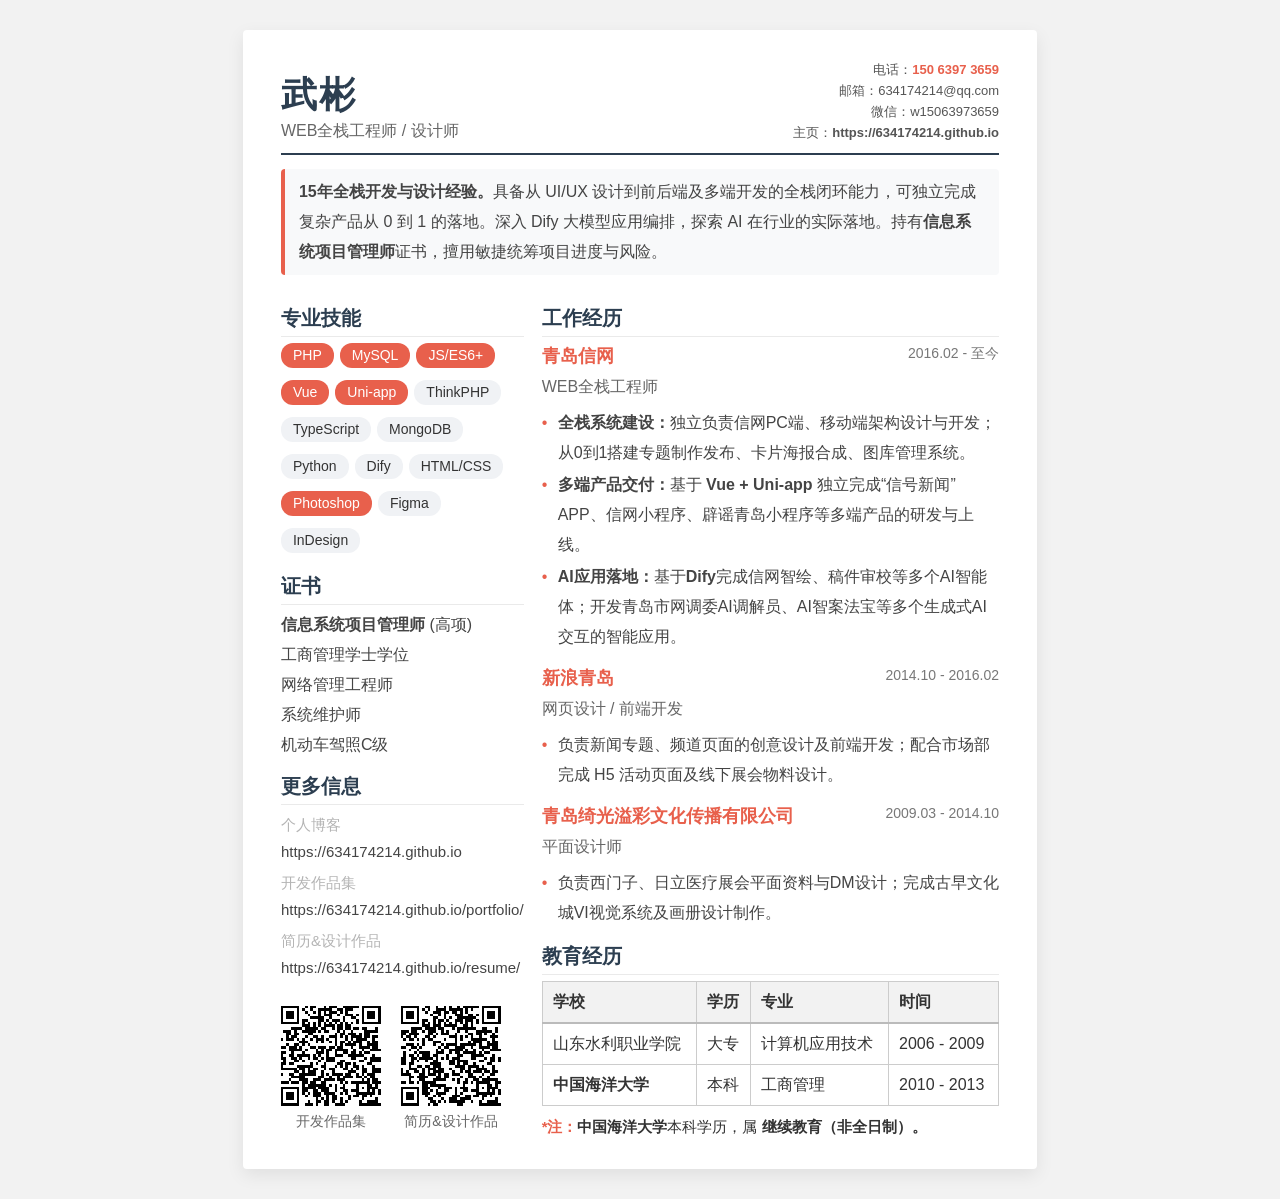
<file: resume-print.html>
<!DOCTYPE html>
<html lang="zh-CN">
<head>
    <meta charset="UTF-8">
    <meta name="viewport" content="width=device-width, initial-scale=1.0">
    <title>武彬 - WEB全栈工程师</title>
    <style>
        /* 重置所有边距 */
        * {
            margin: 0;
            padding: 0;
            box-sizing: border-box;
        }
        img{
            display: block;
            width: 100%;
        }
        /* 屏幕显示环境 */
        body {
            background: #f2f2f2;
            display: flex;
            justify-content: center;
            padding: 30px 0;
            font-family: -apple-system, BlinkMacSystemFont, "Segoe UI", Roboto, "Helvetica Neue", Arial, sans-serif;
            line-height: 1.5;
            color: #333;
        }

        .page {
            background: #fff;
            width: 210mm;
            min-height: 297mm;
            padding: 8mm 10mm; 
            box-shadow: 0 6px 18px rgba(0,0,0,0.08);
            border-radius: 4px;
        }

        /* ------- 打印核心样式 ------- */
        @media print {
            body {
                background: #fff;
                padding: 0;
                margin: 0;
            }
            .page {
                box-shadow: none;
                border-radius: 0;
                width: 100%;
                min-height: 100vh;
                padding: 6mm 8mm; /* 牺牲一点点边距换大字 */
            }
            @page {
                margin: 0;
            }
        }

        /* ------- 布局组件 ------- */
        .header {
            display: flex;
            justify-content: space-between;
            align-items: flex-end;
            border-bottom: 2px solid #2c3e50;
            padding-bottom: 10px;
            margin-bottom: 14px;
        }
        .header h1 {
            font-size: 36px;
            font-weight: 600;
            color: #2c3e50;
            letter-spacing: 2px;
            margin: 0;
            line-height: 1;
        }
        .header .sub-title {
            font-size: 16px;
            color: #666;
            margin-top: 6px;
        }
        .header .contact {
            text-align: right;
            font-size: 13px; /* 联系方式略小一点，不影响简历核心展示 */
            color: #555;
            line-height: 1.6;
        }

        .summary {
            font-size: 16px;
            line-height: 30px;
            color: #444;
            background: #f8f9fa;
            padding: 8px 14px;
            border-radius: 4px;
            margin-bottom: 16px;
            border-left: 4px solid #e8604c;
        }

        .main-grid {
            display: flex;
            gap: 18px;
        }
        .left-col {
             flex: 1;
        }
        .right-col {
            flex: 3.5;
        }

        .section-title {
            font-size: 20px;
            font-weight: 600;
            color: #2c3e50;
            margin-top: 12px;
            margin-bottom: 6px;
            border-bottom: 1px solid #eaeaea;
            padding-bottom: 3px;
        }

        /* 技能标签 */
        .skill-tags {
            display: flex;
            flex-wrap: wrap;
            gap: 6px;
            margin-bottom: 6px;
        }
        .skill-tag {
            background: #f0f2f5;
            padding: 2px 12px;
            border-radius: 12px;
            font-size: 14px; /* 标签稍微缩小1px保证换行美观 */
            color: #333;
            margin-bottom: 6px;
        }
        .skill-tag.strong {
            background: #e8604c;
            color: #fff;
            font-weight: 500;
        }

        /* 信息列表 */
        .info-list {
            list-style: none;
            font-size: 16px;
            line-height: 1.8;
            color: #444;
        }
        .info-list li {
            margin-bottom: 1px;
        }

        /* 更多信息区（含二维码优化） */
        .more-info {
            font-size: 15px;
            line-height: 1.8;
        }
        .more-info dt {
            color: #b4b4b4;
            margin-top: 4px;
        }
        .more-info dd {
            margin-left: 0;
            color: #444;
        }
        .more-info dd img {
            display: block;
            width: 100px;
            height: 100px;
            margin-top: 4px;
            border-radius: 6px;
            border: 1px solid #ddd;
        }
        .wechat-tip {
            font-size: 12px;
            color: #999;
            margin-top: 2px;
            margin-bottom: 8px;
            display: none;
        }

        /* 工作经历 */
        .job-item {
            margin-bottom: 13px;
        }
        .job-header {
            display: flex;
            justify-content: space-between;
            font-weight: 600;
            font-size: 18px;
            color: #222;
        }
        .job-header .company {
            color: #e8604c;
        }
        .job-header .time {
            font-weight: 400;
            font-size: 14px;
            color: #777;
        }
        .job-do {
            font-size: 16px;
            color: #666;
            padding: 5px 0 6px 0;
        }
        .job-desc {
            font-size: 16px;
            line-height: 30px;
            color: #444;
            margin-top: 3px;
            list-style: none;
            padding-left: 0;
        }
        .job-desc li {
            position: relative;
            padding-left: 16px;
            margin-bottom: 2px;
        }
        .job-desc li::before {
            content: "•";
            position: absolute;
            left: 0;
            color: #e8604c;
        }
        .main-color{
            color: #e8604c;
        }

        /* --- 教育经历表格：带边框 + 灰色底 --- */
        .info-table {
            width: 100%;
            border-collapse: collapse; /* 合并双线为单线，更干净 */
            font-size: 16px;
            margin-top: 6px;
            border: 1px solid #ccc; /* 表格最外层黑框 */
        }
        
        .info-table th,
        .info-table td {
            border: 1px solid #ccc; /* 所有单元格边框 */
            padding: 8px 10px;      /* 单元格内部留白，防止字挨着框 */
            text-align: left;       /* 内容左对齐 */
        }

        .info-table th {
            background: #f2f2f2;    /* 表头浅灰色底 */
            font-weight: 600;
            color: #333;
            border-bottom: 2px solid #bbb; /* 表头下边框稍微加粗一点，区分表头 */
        }

        .qr-code-box{
            width: 100%;
            display: flex;
            gap: 20px;
            justify-content: flex-start;
            padding-top: 25px;
        }
        .qr-item{
            flex: 0 0 100px;
        }
        .qr-item p{
            text-align: center;
            color: #666;
            font-size: 14px;
            padding-top: 5px;
        }
        .tips{
            font-size: 15px;
            margin-top: 10px;
        }

        /* 移动端适配 */
        @media screen and (max-width: 800px) {
            body { padding: 0; }
            .page { width: 100%; min-height: auto; border-radius: 0; padding: 15px; }
            .main-grid { flex-direction: column; gap: 10px; }
            .left-col, .right-col { flex: 1; }
        }
    </style>
</head>
<body>
    <div class="page">
        <!-- 头部 -->
        <div class="header">
            <div>
                <h1>武彬</h1>
                <div class="sub-title">WEB全栈工程师 / 设计师</div>
            </div>
            <div class="contact">
                电话：<strong class="main-color">150 6397 3659</strong><br>
                邮箱：634174214@qq.com<br>
                微信：w15063973659<br>
                主页：<strong>https://634174214.github.io</strong>
            </div>
        </div>

        <!-- 总结 -->
        <div class="summary">
            <b><span id="has-worked-year"></span>年全栈开发与设计经验。</b>具备从 UI/UX 设计到前后端及多端开发的全栈闭环能力，可独立完成复杂产品从 0 到 1 的落地。深入 Dify 大模型应用编排，探索 AI 在行业的实际落地。持有<b>信息系统项目管理师</b>证书，擅用敏捷统筹项目进度与风险。
        </div>

        <div class="main-grid">
            <!-- 左侧：技能/证书/联系 -->
            <div class="left-col">
                <div class="section-title">专业技能</div>
                <div class="skill-tags">
                    <span class="skill-tag strong">PHP</span>
                    <span class="skill-tag strong">MySQL</span>
                    <span class="skill-tag strong">JS/ES6+</span>
                    <span class="skill-tag strong">Vue</span>
                    <span class="skill-tag strong">Uni-app</span>
                    <span class="skill-tag">ThinkPHP</span>
                    <span class="skill-tag">TypeScript</span>
                    <span class="skill-tag">MongoDB</span>
                    <span class="skill-tag">Python</span>
                    <span class="skill-tag">Dify</span>
                    <span class="skill-tag">HTML/CSS</span>
                    <span class="skill-tag strong">Photoshop</span>
                    <span class="skill-tag">Figma</span>
                    <span class="skill-tag">InDesign</span>
                </div>

                <div class="section-title">证书</div>
                <ul class="info-list">
                    <li><b>信息系统项目管理师</b> (高项)</li>
                    <li>工商管理学士学位</li>
                    <li>网络管理工程师</li>
                    <li>系统维护师</li>
                    <li>机动车驾照C级</li>
                </ul>

                <div class="section-title">更多信息</div>
                <dl class="more-info">
                    <dt>个人博客</dt>
                    <dd>https://634174214.github.io</dd>
                    <dt>开发作品集</dt>
                    <dd>https://634174214.github.io/portfolio/</dd>
                    <dt>简历&设计作品</dt>
                    <dd>https://634174214.github.io/resume/</dd>
                </dl>
                <div class="qr-code-box">
                    <div class="qr-item">
                        <div class="imgbox" id="portfolio-qrcode"></div>
                        <p>开发作品集</p>
                    </div>
                    <div class="qr-item">
                        <div class="imgbox" id="resume-qrcode"></div>
                        <p>简历&设计作品</p>
                    </div>
                </div>
            </div>

            <!-- 右侧：工作经历 -->
            <div class="right-col">
                <div class="section-title">工作经历</div>
                
                <div class="job-item">
                    <div class="job-header">
                        <span class="company">青岛信网</span>
                        <span class="time">2016.02 - 至今</span>
                    </div>
                    <div class="job-do">WEB全栈工程师</div>
                    <ul class="job-desc">
                        <li><b>全栈系统建设：</b>独立负责信网PC端、移动端架构设计与开发；从0到1搭建专题制作发布、卡片海报合成、图库管理系统。</li>
                        <li><b>多端产品交付：</b>基于 <b>Vue + Uni-app</b> 独立完成“信号新闻”APP、信网小程序、辟谣青岛小程序等多端产品的研发与上线。</li>
                        <li><b>AI应用落地：</b>基于<strong>Dify</strong>完成信网智绘、稿件审校等多个AI智能体；开发青岛市网调委AI调解员、AI智案法宝等多个生成式AI交互的智能应用。</li>
                    </ul>
                </div>

                <div class="job-item">
                    <div class="job-header">
                        <span class="company">新浪青岛</span>
                        <span class="time">2014.10 - 2016.02</span>
                    </div>
                    <div class="job-do">网页设计 / 前端开发</div>
                    <ul class="job-desc">
                        <li>负责新闻专题、频道页面的创意设计及前端开发；配合市场部完成 H5 活动页面及线下展会物料设计。</li>
                    </ul>
                </div>

                <div class="job-item">
                    <div class="job-header">
                        <span class="company">青岛绮光溢彩文化传播有限公司</span>
                        <span class="time">2009.03 - 2014.10</span>
                    </div>
                    <div class="job-do">平面设计师</div>
                    <ul class="job-desc">
                        <li>负责西门子、日立医疗展会平面资料与DM设计；完成古早文化城VI视觉系统及画册设计制作。</li>
                    </ul>
                </div>

                <div class="section-title">教育经历</div>
                <table class="info-table">
                    <thead>
                        <tr>
                            <th>学校</th>
                            <th>学历</th>
                            <th>专业</th>
                            <th>时间</th>
                        </tr>
                    </thead>
                    <tbody>
                        <tr>
                            <td>山东水利职业学院</td>
                            <td>大专</td>
                            <td>计算机应用技术</td>
                            <td>2006 - 2009</td>
                        </tr>
                        <tr>
                            <td><b>中国海洋大学</b></td>
                            <td>本科</td>
                            <td>工商管理</td>
                            <td>2010 - 2013</td>
                        </tr>
                    </tbody>
                </table>
                <div class="tips">
                    <strong class="main-color">*注：</strong><strong>中国海洋大学</strong>本科学历，属 <strong>继续教育（非全日制）。</strong> 
                </div>
            </div>
        </div>
    </div>

    <script src="lib/qrcode.min.js"></script>
    <script>
        new QRCode(document.getElementById('resume-qrcode'), {
            text: 'https://634174214.github.io/resume/',
            width: 100,
            height: 100
        });
        new QRCode(document.getElementById('portfolio-qrcode'), {
            text: 'https://634174214.github.io/portfolio/',
            width: 100,
            height: 100
        });
        const start = 2011;
        const nowYear = new Date().getFullYear();
        document.getElementById('has-worked-year').innerHTML = nowYear - start;
    </script>
</body>
</html>
</file>
